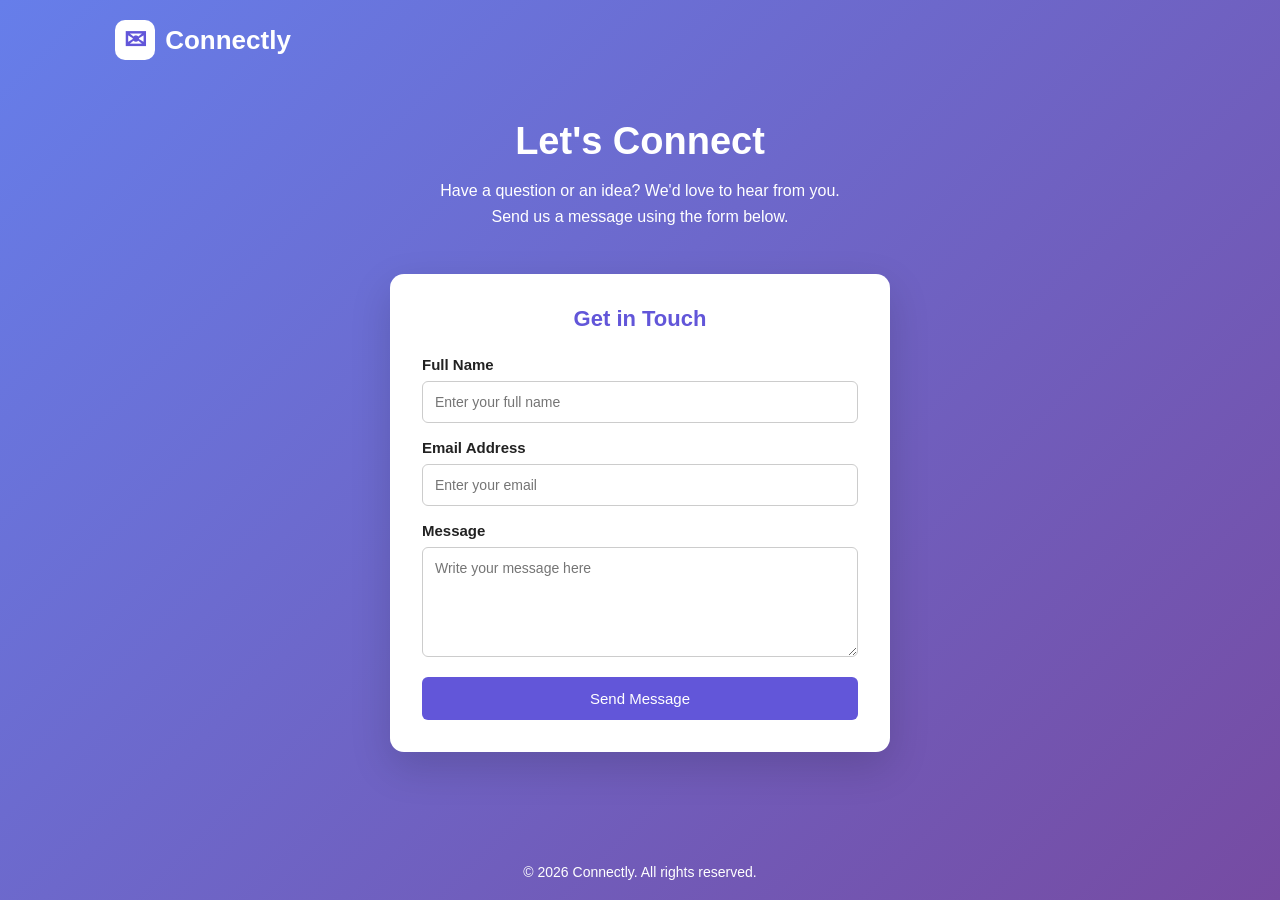
<file: src/main/resources/static/index.html>
<!DOCTYPE html>
<html lang="en">
<head>
    <meta charset="UTF-8">
    <meta name="viewport" content="width=device-width, initial-scale=1.0">

    <title>Connectly - Contact Us</title>

    <!-- Connect the CSS file -->
    <link rel="stylesheet" href="style.css">
</head>
<body>

    <!-- Navigation Bar -->
    <nav class="navbar">
        <div class="logo">
            <span class="logo-icon">&#9993;</span>
            <span>Connectly</span>
        </div>
    </nav>

    <!-- Main Section -->
    <main class="main-container">

        <section class="hero">
            <h1>Let's Connect</h1>
            <p>Have a question or an idea? We'd love to hear from you.</p>
            <p>Send us a message using the form below.</p>
        </section>

        <!-- Contact Form -->
        <section class="contact-card" id="contact">

            <h2>Get in Touch</h2>

            <form action="/contact" method="post">

                <div class="form-group">
                    <label for="name">Full Name</label>
                    <input
                        type="text"
                        id="name"
                        name="name"
                        placeholder="Enter your full name"
                        required>
                </div>

                <div class="form-group">
                    <label for="email">Email Address</label>
                    <input
                        type="email"
                        id="email"
                        name="email"
                        placeholder="Enter your email"
                        required>
                </div>

                <div class="form-group">
                    <label for="message">Message</label>
                    <textarea
                        id="message"
                        name="message"
                        placeholder="Write your message here"
                        rows="5"
                        required></textarea>
                </div>

                <button type="submit">Send Message</button>

            </form>

        </section>

    </main>

    <!-- Footer -->
    <footer>
        <p>&copy; 2026 Connectly. All rights reserved.</p>
    </footer>

</body>
</html>
</file>
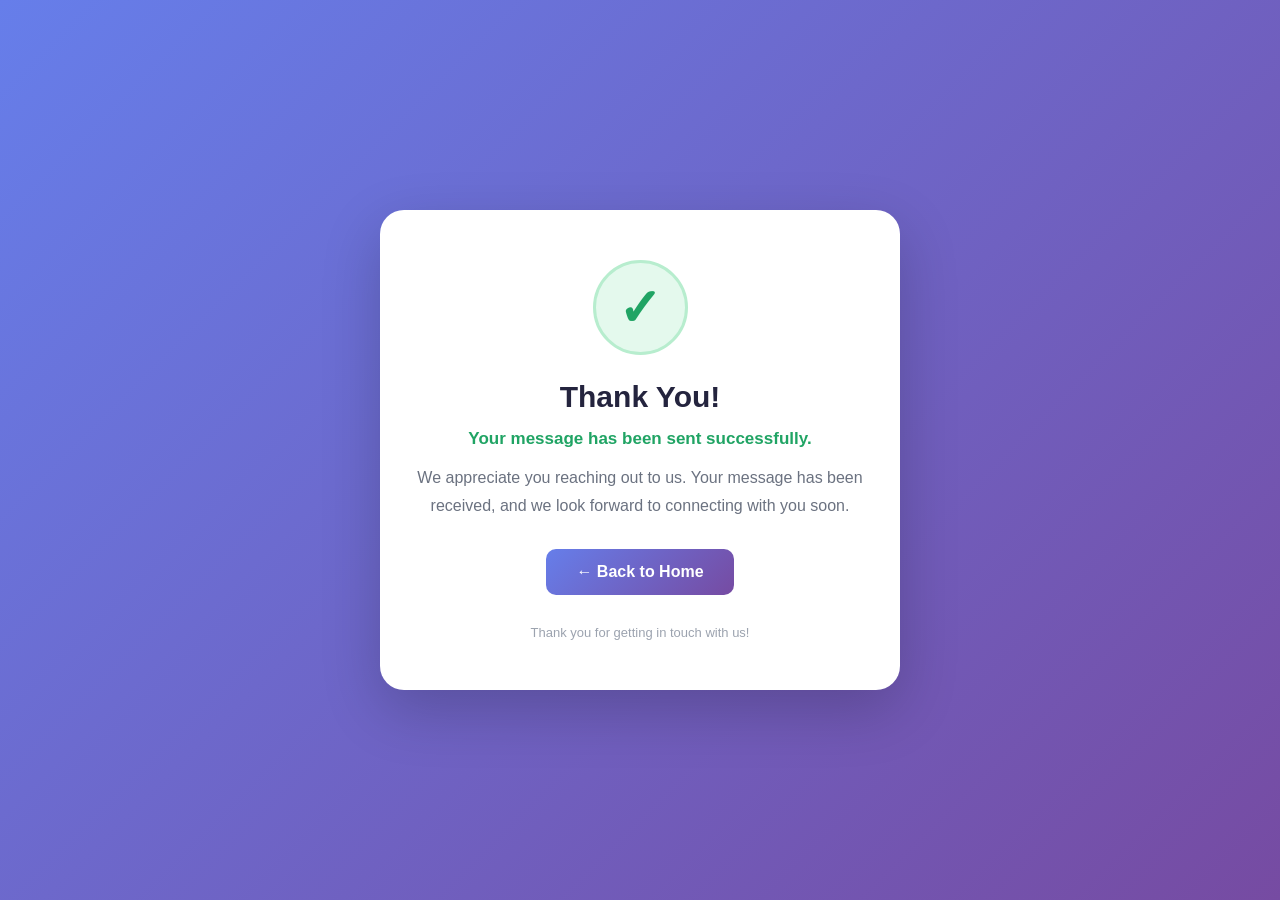
<file: src/main/resources/static/success.html>
<!DOCTYPE html>
<html lang="en">
<head>
    <meta charset="UTF-8">
    <meta name="viewport" content="width=device-width, initial-scale=1.0">
    <title>Message Sent Successfully</title>

    <style>
        * {
            margin: 0;
            padding: 0;
            box-sizing: border-box;
        }

        body {
            font-family: Arial, sans-serif;
            min-height: 100vh;
            display: flex;
            align-items: center;
            justify-content: center;
            padding: 20px;
            background: linear-gradient(135deg, #667eea, #764ba2);
        }

        .success-card {
            width: 100%;
            max-width: 520px;
            background: #ffffff;
            padding: 50px 35px;
            border-radius: 24px;
            text-align: center;
            box-shadow: 0 20px 60px rgba(0, 0, 0, 0.2);
            animation: appear 0.6s ease-out;
        }

        .success-icon {
            width: 95px;
            height: 95px;
            margin: 0 auto 25px;
            border-radius: 50%;
            background: #e4f9ed;
            color: #20a464;
            display: flex;
            align-items: center;
            justify-content: center;
            font-size: 52px;
            font-weight: bold;
            border: 3px solid #b7edce;
        }

        h1 {
            color: #24243e;
            font-size: 30px;
            margin-bottom: 15px;
        }

        .subtitle {
            color: #20a464;
            font-weight: bold;
            font-size: 17px;
            margin-bottom: 15px;
        }

        .description {
            color: #6b7280;
            font-size: 16px;
            line-height: 1.7;
            margin-bottom: 30px;
        }

        .home-button {
            display: inline-block;
            padding: 14px 30px;
            border-radius: 10px;
            background: linear-gradient(135deg, #667eea, #764ba2);
            color: white;
            text-decoration: none;
            font-weight: bold;
            transition: transform 0.2s, box-shadow 0.2s;
        }

        .home-button:hover {
            transform: translateY(-3px);
            box-shadow: 0 8px 20px rgba(102, 126, 234, 0.35);
        }

        .footer {
            margin-top: 30px;
            font-size: 13px;
            color: #9ca3af;
        }

        @keyframes appear {
            from {
                opacity: 0;
                transform: translateY(20px);
            }

            to {
                opacity: 1;
                transform: translateY(0);
            }
        }

        @media (max-width: 480px) {
            .success-card {
                padding: 40px 22px;
            }

            h1 {
                font-size: 25px;
            }
        }
    </style>
</head>

<body>

    <div class="success-card">

        <div class="success-icon">&#10003;</div>

        <h1>Thank You!</h1>

        <p class="subtitle">Your message has been sent successfully.</p>

        <p class="description">
            We appreciate you reaching out to us.
            Your message has been received, and we look forward
            to connecting with you soon.
        </p>

        <a href="/" class="home-button">← Back to Home</a>

        <p class="footer">
            Thank you for getting in touch with us!
        </p>

    </div>

</body>
</html>
</file>
<file: src/main/resources/static/style.css>
/* Reset default styles */
* {
    margin: 0;
    padding: 0;
    box-sizing: border-box;
}

/* Whole page */
body {
    font-family: Arial, Helvetica, sans-serif;
    min-height: 100vh;
    display: flex;
    flex-direction: column;
    background: linear-gradient(135deg, #667eea, #764ba2);
    color: #ffffff;
}

/* Navigation bar */
.navbar {
    width: 100%;
    padding: 20px 9%;
    display: flex;
    align-items: center;
    justify-content: space-between;
}

/* Logo */
.logo {
    display: flex;
    align-items: center;
    gap: 10px;
    font-size: 26px;
    font-weight: bold;
    color: #ffffff;
    cursor: pointer;
}

/* Envelope icon */
.logo-icon {
    width: 40px;
    height: 40px;
    display: flex;
    align-items: center;
    justify-content: center;
    background: #ffffff;
    color: #6256d9;
    border-radius: 10px;
    font-size: 27px;
}

/* Main content */
.main-container {
    width: 100%;
    flex: 1;
    display: flex;
    flex-direction: column;
    align-items: center;
    padding: 40px 20px;
}

/* Heading section */
.hero {
    text-align: center;
    margin-bottom: 45px;
}

.hero h1 {
    font-size: 38px;
    margin-bottom: 15px;
    font-weight: bold;
}

.hero p {
    font-size: 16px;
    line-height: 1.6;
}

/* Contact form card */
.contact-card {
    width: 100%;
    max-width: 500px;
    background: #ffffff;
    color: #222222;
    padding: 32px;
    border-radius: 14px;
    box-shadow: 0 15px 40px rgba(0, 0, 0, 0.15);
}

/* Form heading */
.contact-card h2 {
    text-align: center;
    color: #6256d9;
    font-size: 22px;
    margin-bottom: 24px;
}

/* Each form field */
.form-group {
    margin-bottom: 16px;
}

.form-group label {
    display: block;
    font-size: 15px;
    font-weight: bold;
    margin-bottom: 8px;
}

/* Input fields and message box */
.form-group input,
.form-group textarea {
    width: 100%;
    padding: 12px;
    border: 1px solid #cccccc;
    border-radius: 6px;
    font-size: 14px;
    font-family: Arial, Helvetica, sans-serif;
    outline: none;
    transition: border-color 0.3s, box-shadow 0.3s;
}

/* Input focus effect */
.form-group input:focus,
.form-group textarea:focus {
    border-color: #6256d9;
    box-shadow: 0 0 0 3px rgba(98, 86, 217, 0.12);
}

/* Message box */
.form-group textarea {
    resize: vertical;
    min-height: 110px;
}

/* Submit button */
button {
    width: 100%;
    padding: 13px;
    background: #6256d9;
    color: #ffffff;
    border: none;
    border-radius: 6px;
    font-size: 15px;
    cursor: pointer;
    transition: background 0.3s, transform 0.2s;
}

button:hover {
    background: #5145c5;
    transform: translateY(-2px);
}

button:active {
    transform: translateY(0);
}

/* Footer */
footer {
    text-align: center;
    padding: 20px;
    font-size: 14px;
    color: #ffffff;
}

/* Responsive design for mobile devices */
@media (max-width: 600px) {
    .navbar {
        padding: 18px 20px;
    }

    .logo {
        font-size: 23px;
    }

    .main-container {
        padding: 30px 16px;
    }

    .hero {
        margin-bottom: 30px;
    }

    .hero h1 {
        font-size: 30px;
    }

    .hero p {
        font-size: 14px;
    }

    .contact-card {
        padding: 25px 20px;
    }
}
</file>
